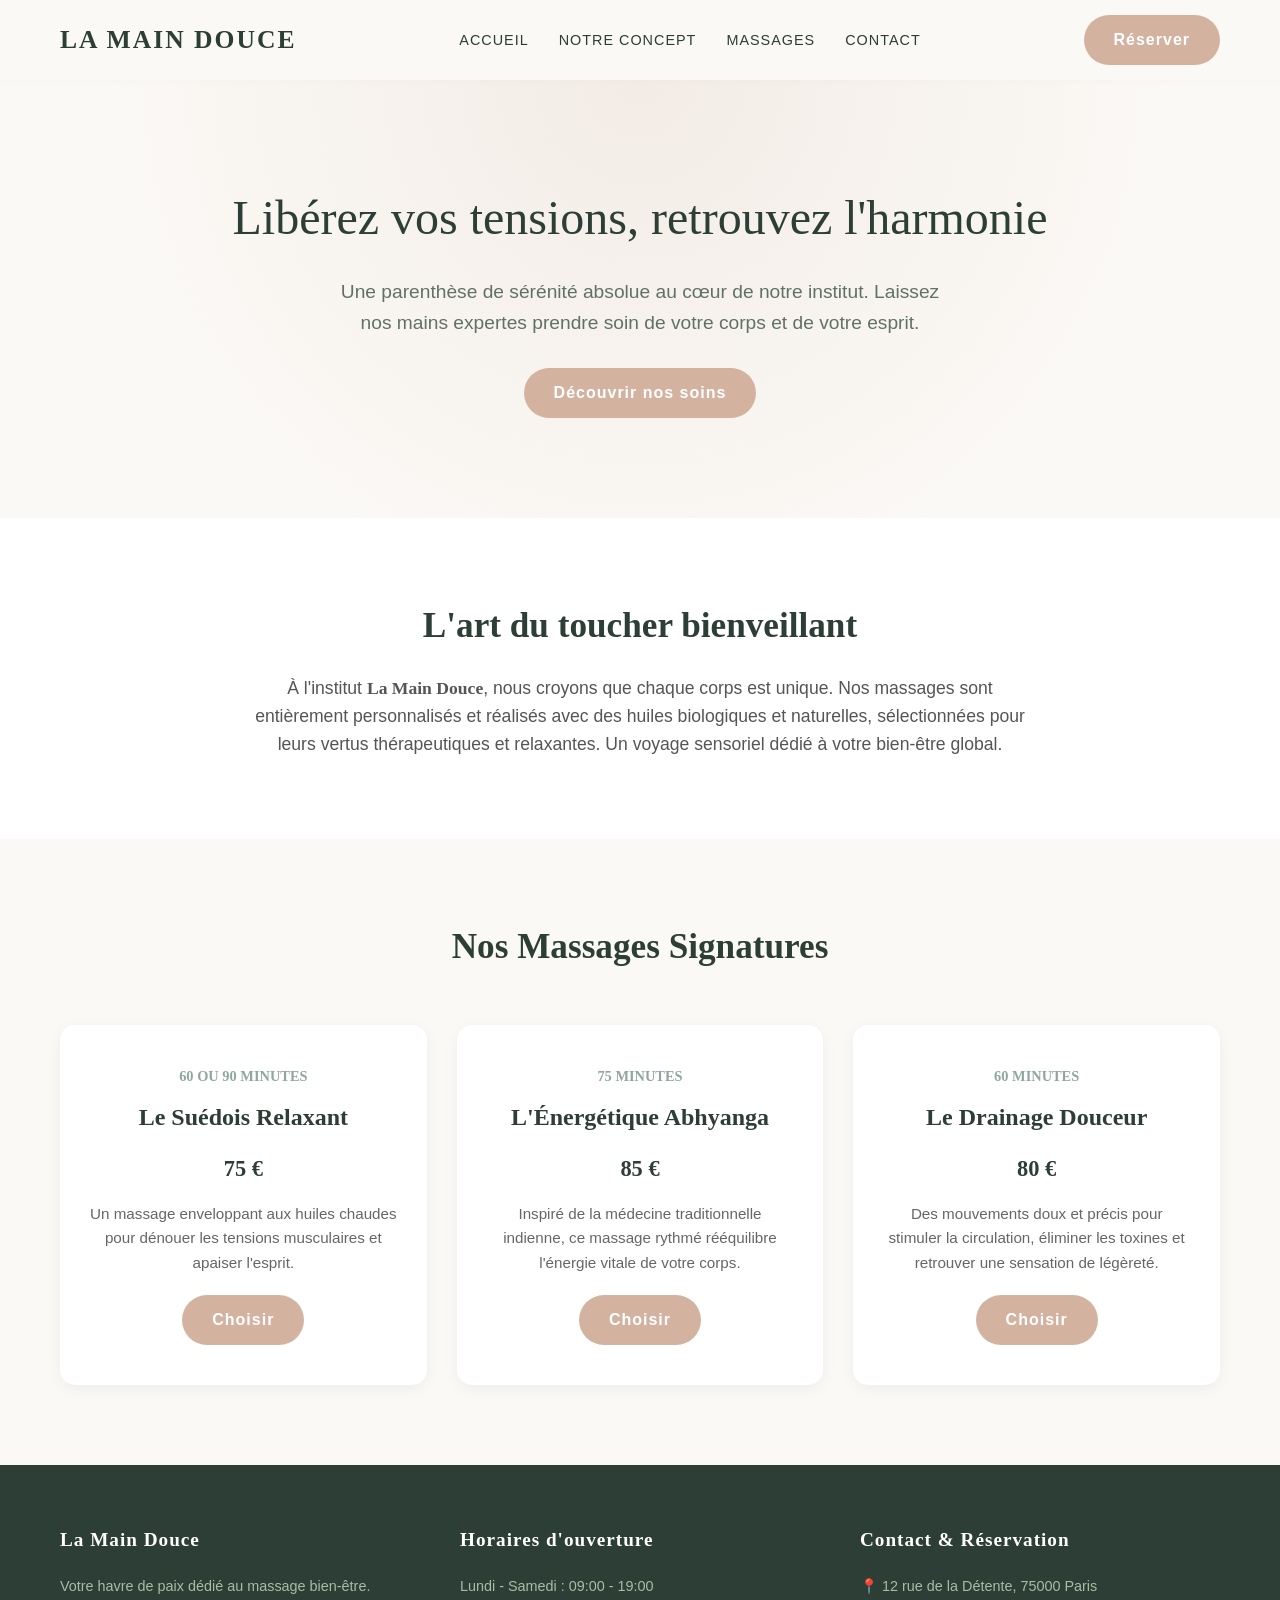
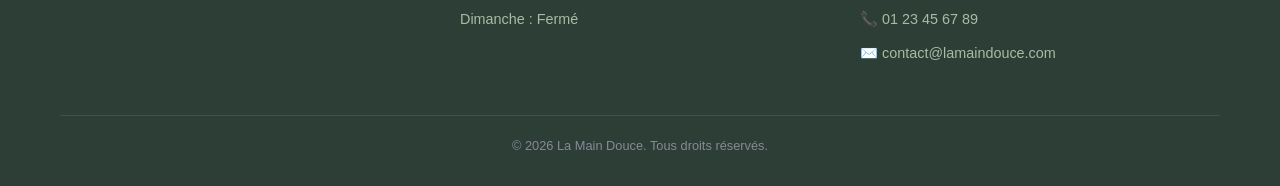
<file: index.html.html>
<!DOCTYPE html>
<html lang="fr">
<head>
    <meta charset="UTF-8">
    <meta name="viewport" content="width=device-width, initial-scale=1.0">
    <title>La Main Douce | Institut de Massage & Bien-être</title>
    <style>
        /* --- CHARTE GRAPHIQUE & VARIABLES --- */
        :root {
            --primary: #8FA89B; /* Vert sauge apaisant */
            --secondary: #D4B2A0; /* Terracotta doux / poudré */
            --dark: #2C3E35; /* Vert très foncé pour le texte */
            --light: #FBF9F6; /* Blanc cassé pour le fond */
            --white: #FFFFFF;
            --shadow: 0 4px 15px rgba(0, 0, 0, 0.05);
        }

        /* --- STYLES GENERAUX --- */
        * {
            margin: 0;
            padding: 0;
            box-sizing: border-box;
            font-family: 'Playfair Display', 'Didot', 'Georgia', serif;
        }

        body {
            background-color: var(--light);
            color: var(--dark);
            line-height: 1.6;
        }

        p, a, button {
            font-family: 'Montserrat', 'Helvetica Neue', sans-serif;
        }

        a {
            text-decoration: none;
            color: inherit;
        }

        .container {
            max-width: 1200px;
            margin: 0 auto;
            padding: 0 20px;
        }

        /* --- BOUTONS --- */
        .btn {
            display: inline-block;
            background-color: var(--secondary);
            color: var(--white);
            padding: 12px 30px;
            border-radius: 50px;
            font-weight: 600;
            letter-spacing: 1px;
            transition: all 0.3s ease;
            border: none;
            cursor: pointer;
        }

        .btn:hover {
            background-color: var(--primary);
            transform: translateY(-2px);
            box-shadow: var(--shadow);
        }

        /* --- NAVIGATION --- */
        header {
            background-color: rgba(251, 249, 246, 0.95);
            position: sticky;
            top: 0;
            z-index: 1000;
            box-shadow: 0 2px 10px rgba(0,0,0,0.02);
        }

        nav {
            display: flex;
            justify-content: space-between;
            align-items: center;
            height: 80px;
        }

        .logo {
            font-size: 1.6rem;
            font-weight: bold;
            letter-spacing: 2px;
            color: var(--dark);
        }

        .nav-links {
            display: flex;
            list-style: none;
            gap: 30px;
        }

        .nav-links a {
            font-size: 0.9rem;
            text-transform: uppercase;
            letter-spacing: 1px;
            transition: color 0.3s;
        }

        .nav-links a:hover {
            color: var(--primary);
        }

        /* --- ACCUEIL (HERO) --- */
        .hero {
            padding: 100px 0;
            text-align: center;
            background: radial-gradient(circle at top, #F3ECE6 0%, var(--light) 70%);
        }

        .hero h1 {
            font-size: 3rem;
            margin-bottom: 20px;
            font-weight: 400;
        }

        .hero p {
            font-size: 1.2rem;
            max-width: 600px;
            margin: 0 auto 30px auto;
            color: #607168;
        }

        /* --- SECTION : PHILOSOPHIE --- */
        .about {
            padding: 80px 0;
            background-color: var(--white);
            text-align: center;
        }

        .about h2 {
            font-size: 2.2rem;
            margin-bottom: 20px;
        }

        .about p {
            max-width: 800px;
            margin: 0 auto;
            font-size: 1.1rem;
            color: #555;
        }

        /* --- SECTION : CARTE DES SOINS --- */
        .services {
            padding: 80px 0;
        }

        .services h2 {
            text-align: center;
            font-size: 2.2rem;
            margin-bottom: 50px;
        }

        .grid-services {
            display: grid;
            grid-template-columns: repeat(auto-fit, minmax(300px, 1fr));
            gap: 30px;
        }

        .card {
            background-color: var(--white);
            padding: 40px 30px;
            border-radius: 15px;
            box-shadow: var(--shadow);
            text-align: center;
            transition: transform 0.3s;
        }

        .card:hover {
            transform: translateY(-5px);
        }

        .card h3 {
            font-size: 1.5rem;
            margin-bottom: 15px;
        }

        .card .duration {
            font-size: 0.9rem;
            color: var(--primary);
            text-transform: uppercase;
            font-weight: 600;
            margin-bottom: 10px;
        }

        .card .price {
            font-size: 1.4rem;
            font-weight: bold;
            color: var(--dark);
            margin-bottom: 15px;
        }

        .card p {
            font-size: 0.95rem;
            color: #666;
            margin-bottom: 20px;
        }

        /* --- CONTACT & FOOTER --- */
        footer {
            background-color: var(--dark);
            color: var(--white);
            padding: 60px 0 30px 0;
        }

        .footer-grid {
            display: grid;
            grid-template-columns: repeat(auto-fit, minmax(250px, 1fr));
            gap: 40px;
            margin-bottom: 40px;
        }

        .footer-col h4 {
            font-size: 1.2rem;
            margin-bottom: 20px;
            letter-spacing: 1px;
        }

        .footer-col p {
            font-size: 0.9rem;
            color: #A9BCA3;
            margin-bottom: 10px;
        }

        .footer-bottom {
            border-top: 1px solid rgba(255, 255, 255, 0.1);
            padding-top: 20px;
            text-align: center;
            font-size: 0.8rem;
            color: #889;
        }

        /* --- RESPONSIVE --- */
        @media (max-width: 768px) {
            .nav-links {
                display: none; /* Cache les liens sur mobile (à remplacer par un menu burger en JS) */
            }
            .hero h1 {
                font-size: 2.2rem;
            }
        }
    </style>
</head>
<body>

    <!-- BARRE DE NAVIGATION -->
    <header>
        <div class="container">
            <nav>
                <div class="logo">LA MAIN DOUCE</div>
                <ul class="nav-links">
                    <li><a href="#accueil">Accueil</a></li>
                    <li><a href="#concept">Notre Concept</a></li>
                    <li><a href="#soins">Massages</a></li>
                    <li><a href="#contact">Contact</a></li>
                </ul>
                <a href="#contact" class="btn">Réserver</a>
            </nav>
        </div>
    </header>

    <!-- SECTION HERO (ACCUEIL) -->
    <section id="accueil" class="hero">
        <div class="container">
            <h1>Libérez vos tensions, retrouvez l'harmonie</h1>
            <p>Une parenthèse de sérénité absolue au cœur de notre institut. Laissez nos mains expertes prendre soin de votre corps et de votre esprit.</p>
            <a href="#soins" class="btn">Découvrir nos soins</a>
        </div>
    </section>

    <!-- SECTION CONCEPT -->
    <section id="concept" class="about">
        <div class="container">
            <h2>L'art du toucher bienveillant</h2>
            <p>À l'institut <strong>La Main Douce</strong>, nous croyons que chaque corps est unique. Nos massages sont entièrement personnalisés et réalisés avec des huiles biologiques et naturelles, sélectionnées pour leurs vertus thérapeutiques et relaxantes. Un voyage sensoriel dédié à votre bien-être global.</p>
        </div>
    </section>

    <!-- SECTION MASSAGES -->
    <section id="soins" class="services">
        <div class="container">
            <h2>Nos Massages Signatures</h2>
            <div class="grid-services">
                
                <!-- Soin 1 -->
                <div class="card">
                    <div class="duration">60 ou 90 minutes</div>
                    <h3>Le Suédois Relaxant</h3>
                    <div class="price">75 €</div>
                    <p>Un massage enveloppant aux huiles chaudes pour dénouer les tensions musculaires et apaiser l'esprit.</p>
                    <a href="#contact" class="btn">Choisir</a>
                </div>

                <!-- Soin 2 -->
                <div class="card">
                    <div class="duration">75 minutes</div>
                    <h3>L'Énergétique Abhyanga</h3>
                    <div class="price">85 €</div>
                    <p>Inspiré de la médecine traditionnelle indienne, ce massage rythmé rééquilibre l'énergie vitale de votre corps.</p>
                    <a href="#contact" class="btn">Choisir</a>
                </div>

                <!-- Soin 3 -->
                <div class="card">
                    <div class="duration">60 minutes</div>
                    <h3>Le Drainage Douceur</h3>
                    <div class="price">80 €</div>
                    <p>Des mouvements doux et précis pour stimuler la circulation, éliminer les toxines et retrouver une sensation de légèreté.</p>
                    <a href="#contact" class="btn">Choisir</a>
                </div>

            </div>
        </div>
    </section>

    <!-- FOOTER / CONTACT -->
    <footer id="contact">
        <div class="container">
            <div class="footer-grid">
                
                <div class="footer-col">
                    <h4>La Main Douce</h4>
                    <p>Votre havre de paix dédié au massage bien-être.</p>
                </div>

                <div class="footer-col">
                    <h4>Horaires d'ouverture</h4>
                    <p>Lundi - Samedi : 09:00 - 19:00</p>
                    <p>Dimanche : Fermé</p>
                </div>

                <div class="footer-col">
                    <h4>Contact & Réservation</h4>
                    <p>📍 12 rue de la Détente, 75000 Paris</p>
                    <p>📞 01 23 45 67 89</p>
                    <p>✉️ contact@lamaindouce.com</p>
                </div>

            </div>
            
            <div class="footer-bottom">
                <p>&copy; 2026 La Main Douce. Tous droits réservés.</p>
            </div>
        </div>
    </footer>

</body>
</html>
</file>
